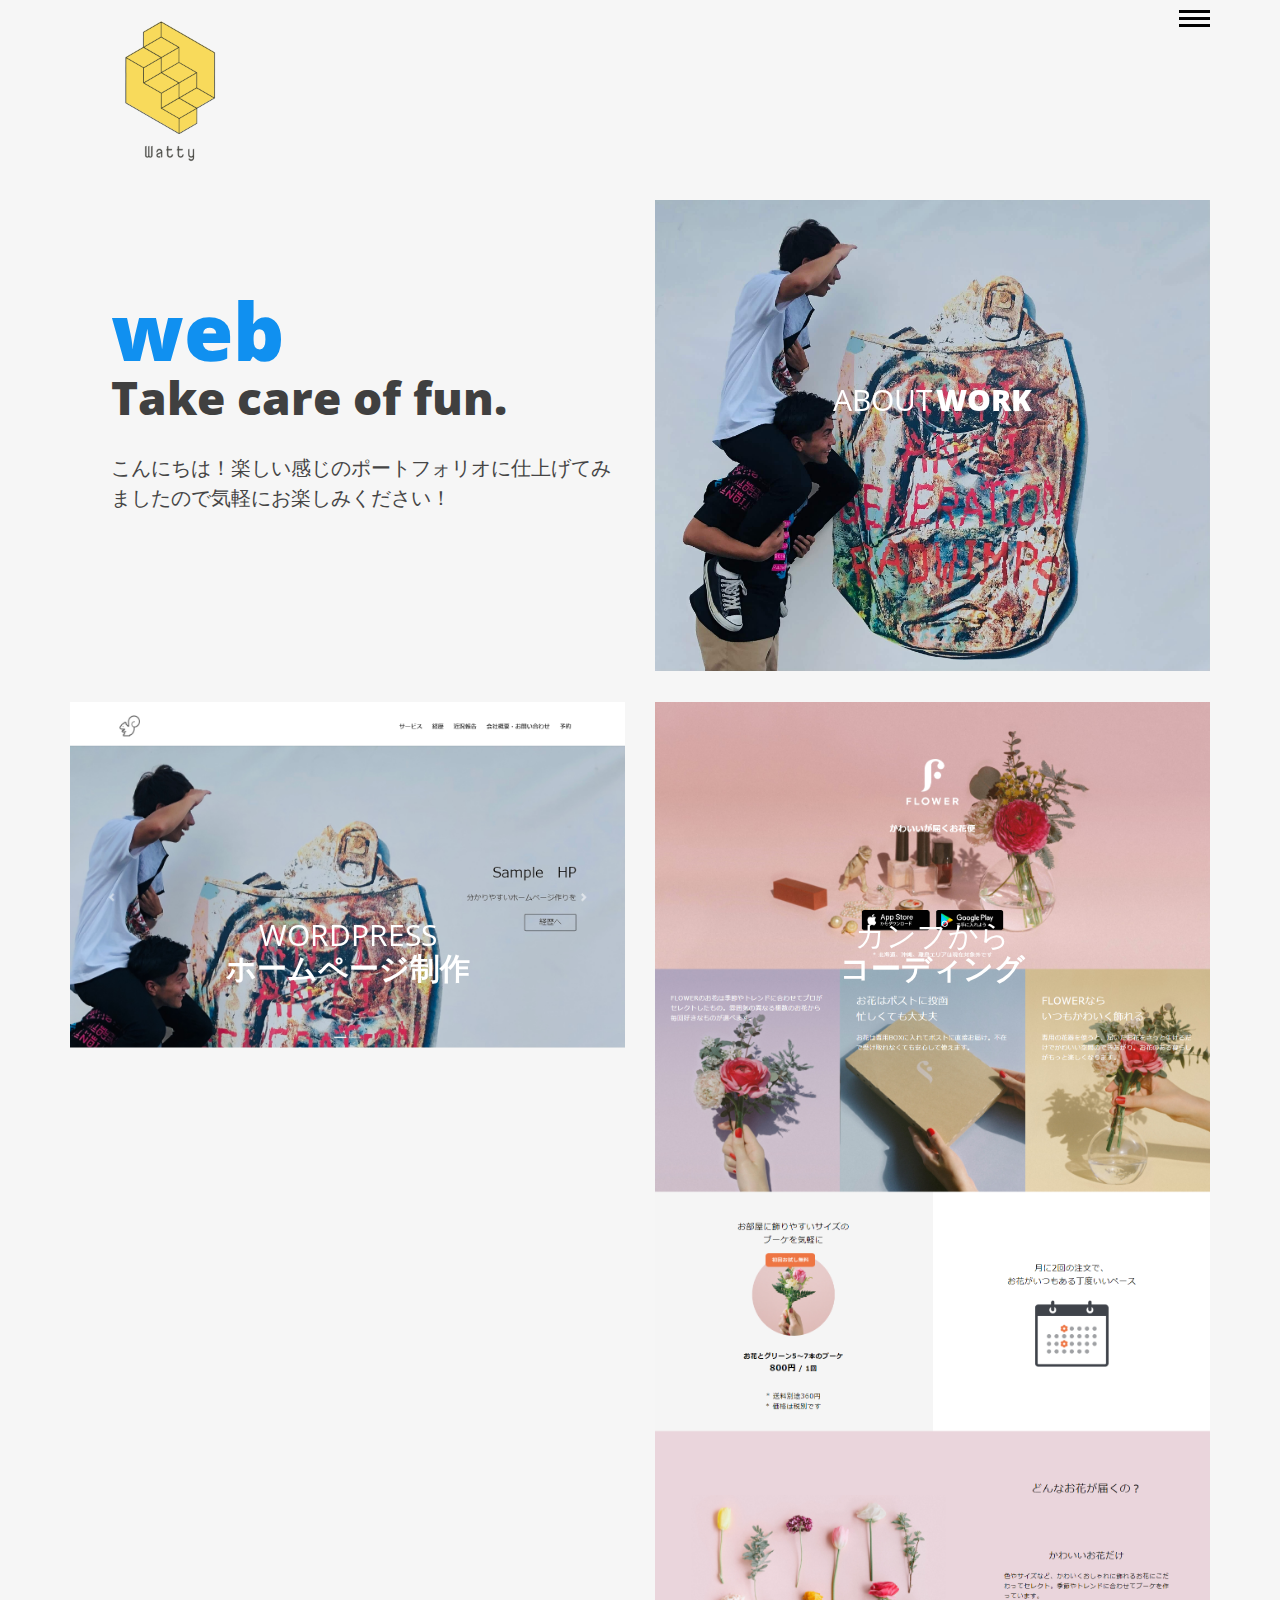
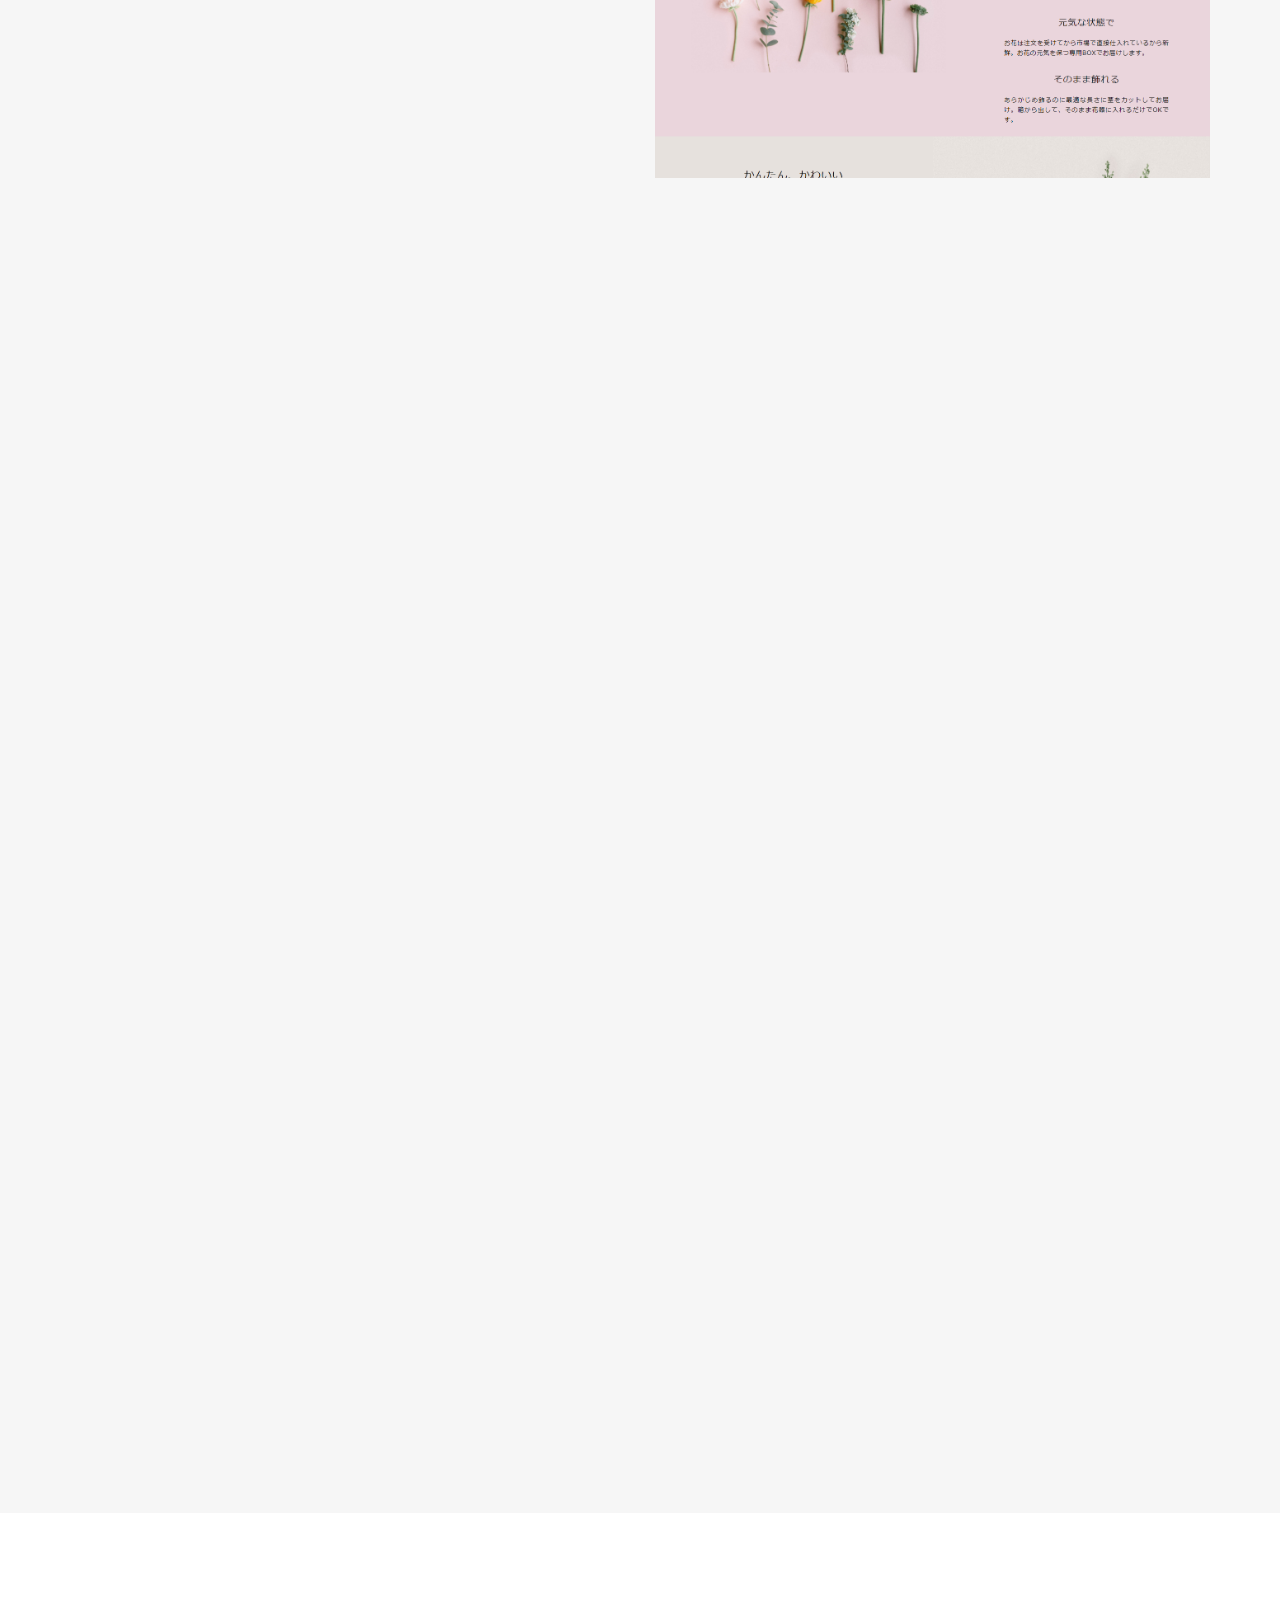
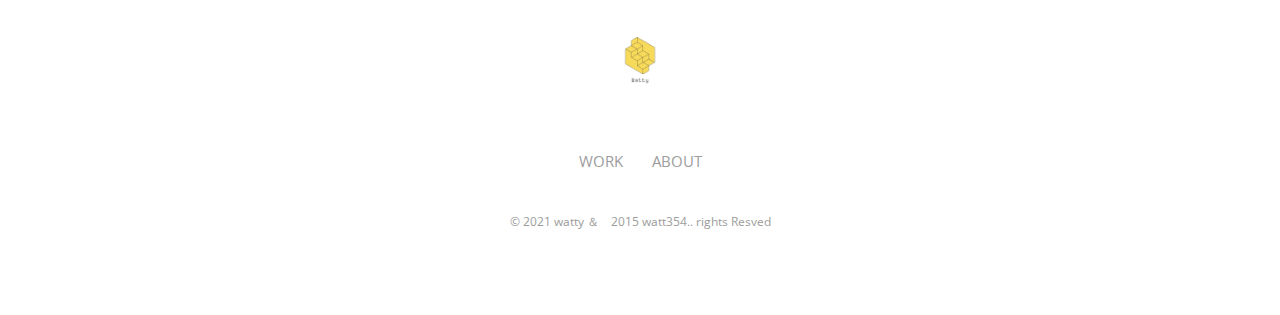
<file: index.html>
<!DOCTYPE HTML>
 <html>

    <head>

    	<meta name="viewport" content="width=device-width, initial-scale=1, maximum-scale=1" />

        <meta charset="utf-8">

        <html lang="ja">

        <!-- Description, Keywords and Author -->

        <meta name="description" content="">

        <meta name="author" content="">

        

        <title>watty354
        </title>

		<link rel="shortcut icon" href="img/favicon.ico" type="image/x-icon">



        <!-- style -->

        <link href="css/style.css" rel="stylesheet" type="text/css">

        <!-- style -->

        <!-- bootstrap -->

        <link href="css/bootstrap.min.css" rel="stylesheet" type="text/css">

        <!-- responsive -->

        <link href="css/responsive.css" rel="stylesheet" type="text/css">

        <!-- font-awesome -->

        <link href="css/font-awesome.min.css" rel="stylesheet" type="text/css">

        <!-- font-awesome -->

        <link href="css/effects/set2.css" rel="stylesheet" type="text/css">

        <link href="css/effects/normalize.css" rel="stylesheet" type="text/css">

        <link href="css/effects/component.css"  rel="stylesheet" type="text/css" >

	</head>



    <body>

    

    	<!-- header -->

        	<header role="header">

                <div class="container">
                    <!-- logo -->
                    
                    <h1>
    
                        <a href="index.html" title="watt354"><img src="img/logo.png" title="watt354" alt="watt354"/></a>
    
                    </h1>

                    <!-- logo -->

                    <!-- nav -->

                    <nav role="header-nav" class="navy">

                        <ul>

                            <li class="nav-active"><a href="index.html" title="Work">Work</a></li>

                            <li><a href="about.html" title="About">About</a></li>

                            <!-- <li><a href="blog.html" title="Blog">Blog</a></li>

                            <li><a href="contact.html" title="Contact">Contact</a></li> -->

                        </ul>

                    </nav>

                    <!-- nav -->

                </div>

            </header>

        <!-- header -->

        <!-- main -->

        <main role="main-home-wrapper" class="container">

        	

            <div class="row">

            

            	<section class="col-xs-12 col-sm-6 col-md-6 col-lg-6 ">

                	<article role="pge-title-content">

                    	<header>

                        	<h2><span>web</span>Take care of fun.</h2>

                        </header>

                        <p>こんにちは！楽しい感じのポートフォリオに仕上げてみましたので気軽にお楽しみください！</p>

                    </article>

                </section>

                

                <section class="col-xs-12 col-sm-6 col-md-6 col-lg-6 grid">

                	<figure class="effect-oscar">

                    	<img src="img/main1.jpeg" alt="" class="img-responsive"/>

                        <figcaption>

                        	<h2>about<span> Work</span></h2>

							<p>行っている仕事内容</p>

							<a href="works-details.html">View more</a>

                        </figcaption>

                    </figure>

                </section>

                

                <div class="clearfix"></div>

                

                <section class="col-xs-12 col-sm-6 col-md-6 col-lg-6 grid">

                	<ul class="grid-lod effect-2" id="grid">

                    	<li>

                        	<figure class="effect-oscar">

                                <img src="img/wordpress-samne.png" alt="" class="img-responsive"/>

                            <figcaption>

                            	

                                    <h2>Wordpress<br><span>ホームページ制作</span></h2>

                                    <p>サンプルのHPを作りました。（詳細はクリック）</p>


                                

                            </figcaption>

                        </figure>

                        </li>

                        

                        <li>

                        	<figure class="effect-oscar">

                                <img src="img/camp-top.png" alt="" class="img-responsive"/>

                            <figcaption>

                                <h2>会社等の<span>架空ホームページ</span></h2>

                                <p>一からコーディングしてます。（詳細はクリック）</p>


                            </figcaption>

                        </figure>

                        </li>

                        <li>

                        	<figure class="effect-oscar">

                            <img src="img/bootstrap- .png" alt="" class="img-responsive"/>

                             <figcaption>

                                <h2>bootstrapでの<span>架空HP作成</span></h2>

                                    <p>bootstrap機能を用いたため1時間で一から作成しました。
                                    </p>


                            </figcaption>

                        </figure>

                        </li>


                    </ul>

                </section>

                

                <section class="col-xs-12 col-sm-6 col-md-6 col-lg-6 grid">

                	<ul class="grid-lod effect-2" id="grid">

                    	<li>

                        	<figure class="effect-oscar">

                                <img src="img/flower-samne.png" alt="" class="img-responsive"/>

                             <figcaption>

                                <h2>カンプから<br><span>コーディング</span></h2>

                                <p>一からコーディングしてます（こちらは架空のサイトです）</p>


                            </figcaption>

                        </figure>

                        </li>

                        <li>

                        	<figure class="effect-oscar">

                            <img src="img/samne-30day.png" alt="" class="img-responsive"/>

                             <figcaption>

                                <h2>シンプル <span>ホームページ</span></h2>

                                <p>初めて一から作ったものです</p>


                            </figcaption>

                        </figure>

                        </li>

                        <li>

                        	<figure class="effect-oscar">

                            <img src="img/english-LP.png" alt="" class="img-responsive"/>

                             <figcaption>

                                <h2><span>LP</span></h2>

                                <p>架空の英語教室をモチーフとしたLPサイトです</p>


                            </figcaption>

                        </figure>

                        </li>


                        </li>

                    </ul>

                </section>

                <div class="clearfix"></div>

            </div>

        </main>

    	<!-- main -->

        <!-- footer -->

        <footer role="footer">

            <!-- logo -->

                <h1>

                    <a href="index.html" title="watt354"><img src="img/logo.png" title="watt354" alt="wattyのロゴ"/></a>

                </h1>

            <!-- logo -->

            <!-- nav -->

            <nav role="footer-nav">

            	<ul>

                	<li><a href="index.html" title="Work">Work</a></li>

                    <li><a href="about.html" title="About">About</a></li>

                    <!-- <li><a href="blog.html" title="Blog">Blog</a></li>

                    <li><a href="contact.html" title="Contact">Contact</a></li> -->

                </ul>

            </nav>

            <!-- nav -->

            <!-- <ul role="social-icons">

            	<li><a href="#"><i class="fa fa-twitter" aria-hidden="true"></i></a></li>




            </ul> -->

            <p class="copy-right">&copy; 2021 watty ＆　2015  watt354.. rights Resved</p>

        </footer>

        <!-- footer -->

    

        <!-- jQuery (necessary for Bootstrap's JavaScript plugins) -->

        <script src="js/jquery.min.js" type="text/javascript"></script>

        <!-- custom -->

		<script src="js/nav.js" type="text/javascript"></script>

        <script src="js/custom.js" type="text/javascript"></script>

        <!-- Include all compiled plugins (below), or include individual files as needed -->

        <script src="js/bootstrap.min.js" type="text/javascript"></script>

        <script src="js/effects/masonry.pkgd.min.js"  type="text/javascript"></script>

		<script src="js/effects/imagesloaded.js"  type="text/javascript"></script>

		<script src="js/effects/classie.js"  type="text/javascript"></script>

		<script src="js/effects/AnimOnScroll.js"  type="text/javascript"></script>

        <script src="js/effects/modernizr.custom.js"></script>

        <!-- jquery.countdown -->

        <script src="js/html5shiv.js" type="text/javascript"></script>

    </body>

</html>
</file>
<file: css/style.css>
/*

	Theme Name: avana LLC

	Template URI: 

	Description: 

	Author:

	Author URI: 

	License: 

	License URI:

	Version: 1.0

	

	1. Body style

	2. Header

	3. Main

	4. Footer

	5. About

	

*/

@import url(https://fonts.googleapis.com/css?family=Open+Sans:400,300,300italic,400italic,600,600italic,700,700italic,800,800italic);

html {

	-ms-text-size-adjust: 100%;

	-webkit-text-size-adjust: 100%;

}

*, *:before, *:after {

	-webkit-box-sizing: border-box;

	-moz-box-sizing: border-box;

	box-sizing: border-box;

}

input, textarea {

	-webkit-appearance: none;

	-webkit-border-radius: 0;

}

button, html input[type="button"],/* 1 */ input[type="reset"], input[type="submit"] {

	-webkit-appearance: button;

	cursor: pointer;

 *overflow:visible;

}

body, img,.commentys-form input[type="text"],.commentys-form input[type="email"],.commentys-form input[type="url"],.commentys-form textarea {

	transition: all .2s linear;

	-o-transition: all .2s linear;

	-moz-transition: all .2s linear;

	-webkit-transition: all .2s linear;

}

html, body, div, span, object, iframe, h1, h2, h3, h4, h5, h6, p, blockquote, pre, abbr, address, cite, code, del, dfn, em, img, ins, kbd, q, samp, small, strong, sub, sup, var, b, i, dl, dt, dd, ol, ul, li, fieldset, form, label, legend, table, caption, tbody, tfoot, thead, tr, th, td, article, aside, canvas, details, figcaption, figure, footer, header, hgroup, menu, nav, section, summary, time, mark, audio, video, input, main {

	-webkit-box-sizing: border-box;

	-moz-box-sizing: border-box;

	box-sizing: border-box;

	margin: 0;

	padding: 0;

	vertical-align: baseline;

	border: 0;

	outline: 0;

}

article, aside, details, figcaption, figure, footer, header, hgroup, menu, nav, section, img, main {

	display: block

}

audio, canvas, video {

	display: inline-block;

 *display:inline;

 *zoom:1

}

blockquote:before, blockquote:after, q:before, q:after {

	content: '';

	content: none;

}

.clear {

	clear: both;

	line-height: 0;

	height: 0;

}

a {

	text-decoration: none;

	outline: none;

	color: #010101;

	transition-delay: 0s;

	transition-duration: 0.6s;

	transition-property: all;

	transition-timing-function: ease;

}

a:focus, img:focus, button:focus, .btn:focus {outline: none;}

::-moz-selection {background-color:#fb5353;color:#fff;text-shadow:none;}

::selection {background-color: #fb5353;color: #fff;text-shadow: none;}

@font-face {font-family: 'Open Sans', sans-serif;}

/*===== Header ===*/
header a img {
	width: 200px;
}

header[role="header"]{ }

header[role="header"] h1{ padding:0; margin:0}

header[role="header"] h1 > a{ max-width:66px; display:block; float:left}

header[role="header"] nav{ padding-top:10px;transition-delay: 0s;

transition-duration: 0.6s;transition-property: all;transition-timing-function: ease;}

header[role="header"] nav ul{ display:none; position: fixed; z-index:60; text-align:center; width:100%; height:100%; top:0; left:0; right:0; background-color:rgba(255,255,255,0.8); padding:0; margin:0; padding-top:199px;}

header[role="header"] nav ul > li{ font-weight:800; font-size:42px; display:block}

header[role="header"] nav ul > li > a{ display:block; line-height:72px; color:#404040}

header[role="header"] nav ul > li:hover a,header[role="header"] nav ul > li.nav-active a{ text-decoration:none; color:#1090F0;}


header[role="header"] nav #menu-button {width: 31px;font-size: 0;float: right;height: 19px;position: relative; z-index:70;

-webkit-transform: rotate(0deg);-moz-transform: rotate(0deg);-o-transform: rotate(0deg);transform: rotate(0deg);-webkit-transition: .5s ease-in-out;-moz-transition: .5s ease-in-out;-o-transition: .5s ease-in-out;transition: .5s ease-in-out;cursor: pointer;}

header[role="header"] nav #menu-button span {display: block;position: absolute;z-index: 60;height: 3px;

width: 100%;background: #111111;opacity: 1;left: 0;

-webkit-transform: rotate(0deg);-moz-transform: rotate(0deg);-o-transform: rotate(0deg);

transform: rotate(0deg);-webkit-transition: .25s ease-in-out;-moz-transition: .25s ease-in-out;-o-transition: .25s ease-in-out;transition: .25s ease-in-out;}

header[role="header"] nav #menu-button span {background: #010101;}

header[role="header"] nav #menu-button span:nth-child(1) {top:0px;}

header[role="header"] nav #menu-button span:nth-child(2) {top:7px;}

header[role="header"] nav #menu-button span:nth-child(3) {top:14px;}

header[role="header"] nav #menu-button.open span:nth-child(1) {top: 10px;

-webkit-transform: rotate(135deg);-moz-transform: rotate(135deg);-o-transform: rotate(135deg);transform: rotate(135deg);}

header[role="header"] nav #menu-button.open span:nth-child(2) {opacity: 0;left: -60px;}

header[role="header"] nav #menu-button.open span:nth-child(3) {top: 10px;

-webkit-transform: rotate(-135deg);-moz-transform: rotate(-135deg);-o-transform: rotate(-135deg);transform: rotate(-135deg);}



/*===== main ===*/
main[role="main-home-wrapper"],main[role="main-inner-wrapper"] { padding-bottom:90px}

main[role="main-home-wrapper"] article[role="pge-title-content"],main[role="main-inner-wrapper"] article[role="pge-title-content"]{ padding-left:41px}

main[role="main-home-wrapper"] article[role="pge-title-content"] header,main[role="main-inner-wrapper"] article[role="pge-title-content"] header{ padding-bottom:19px; padding-top:83px}

main[role="main-home-wrapper"] article[role="pge-title-content"] header h2,main[role="main-inner-wrapper"] article[role="pge-title-content"] header h2{ font-size:46px; line-height:53px; color:#404040; font-weight:800}

main[role="main-home-wrapper"] article[role="pge-title-content"] header h2 span,main[role="main-inner-wrapper"] article[role="pge-title-content"] header h2 span{ display:block; font-size:80px; color:#1090F0; padding-bottom:15px}

main[role="main-home-wrapper"] article[role="pge-title-content"] p,main[role="main-inner-wrapper"] article[role="pge-title-content"] p{ font-size:20px; line-height:30px; color:#454545}

/*===== footer ===*/

footer[role="footer"]{ background-color:#FFF; padding-top:100px; padding-bottom:77px}

footer[role="footer"] > h1 a{ margin:0 auto; display:block; max-width:66px;}

footer[role="footer"] nav{ padding-top:37px; padding-bottom:43px}

footer[role="footer"] nav > ul{ text-align:center; padding:0; margin:0}

footer[role="footer"] nav > ul > li{ display: inline-block; text-transform:uppercase; font-size:15px; margin:0 13px}

footer[role="footer"] nav > ul > li > a{ color:#9d9d9d}

footer[role="footer"] nav > ul > li:hover a{ text-decoration:none; color:#fb5353}

footer[role="footer"] ul[role="social-icons"]{ padding:0; margin:0; text-align:center; padding-bottom:40px;}

footer[role="footer"] ul[role="social-icons"] > li{ display: inline-block; margin:0 6.5px}

footer[role="footer"] ul[role="social-icons"] > li > a{ display:block; width:42px; height:42px; background-color:#bbbbbb; color:#FFF; line-height:42px; font-size:20px; border-radius:100%; text-align:center}

footer[role="footer"] ul[role="social-icons"] > li:hover a{ background-color:#fb5353}

footer[role="footer"] .copy-right{ text-align:center; display:block; font-size:12px; line-height:13px; color:#9c9c9c}

/*===== About ===*/

main[role="main-inner-wrapper"] .about-content{ padding-top:57px; padding-left:70px; padding-right:67px; padding-bottom:58px;}

main[role="main-inner-wrapper"] .about-content p{ font-size:17px; line-height:30px; color:#FFF; padding-bottom:20px; opacity: 1;}

main[role="main-inner-wrapper"] .thumbnails-pan{ padding-top:30px}

main[role="main-inner-wrapper"] .thumbnails-pan section figure{ background-color:#FFF; position:relative; overflow:hidden; cursor:pointer}

main[role="main-inner-wrapper"] .thumbnails-pan section figure,main[role="main-inner-wrapper"] .thumbnails-pan section figure, img,main[role="main-inner-wrapper"] .thumbnails-pan section figure figcaption,section.blog-content figure,section.blog-content figure img,section.blog-content  article{transition-delay: 0s;transition-duration: 0.6s;transition-property: all;transition-timing-function: ease;}

main[role="main-inner-wrapper"] .thumbnails-pan section figure figcaption{ position:absolute; bottom:-70%; left:0; right:0; background-color:#1090F0; margin:0 69px; text-align:center; color:#FFF; padding-top:16px; padding-bottom:27px}

main[role="main-inner-wrapper"] .thumbnails-pan section figure figcaption h3{ font-size:21px; line-height:22px; font-weight:300}

main[role="main-inner-wrapper"] .thumbnails-pan section figure figcaption h5{ text-transform:uppercase; font-size:13px; line-height:14px; font-weight:bold}

main[role="main-inner-wrapper"] .thumbnails-pan section figure:hover,section.blog-content:hover article{ background-color:#1090F0; color:#FFF}

main[role="main-inner-wrapper"] .thumbnails-pan section figure:hover img,section.blog-content:hover figure img{-webkit-transform: scale3d(1.08,1.08,2);transform: scale3d(1.08,1.08,2); opacity:0.5}

main[role="main-inner-wrapper"] .thumbnails-pan section figure:hover figcaption{ bottom:0;}

/* =====編集===== */
img {
	width: 100%;
}

.about-content img {
	box-shadow: 25px 25px 0 #1090F0;

}
.thumbnails-pan h4 {
	text-align: center;
	font-size: 40px;
	margin: 0 auto;
	width: 30%;
	margin-bottom: 20px;
  position: relative;
  padding: 1.5rem 1.5rem calc(1.5rem + 10px);
  border: 2px solid #000;
	background-color: #FFF;
}

.thumbnails-pan h4::after {
  position: absolute;
  bottom: 0;
  left: 0;
  width: 100%;
  height: 10px;
  content: '';
  border-top: 2px solid #000;
  background-image: -webkit-repeating-linear-gradient(135deg, #000, #000 1px, transparent 2px, transparent 5px);
  background-image: repeating-linear-gradient(-45deg, #000, #000 1px, transparent 2px, transparent 5px);
  background-size: 7px 7px;
  -webkit-backface-visibility: hidden;
  backface-visibility: hidden;
}

/*===== Blog ===*/

article[role="pge-title-content"].blog-header{ padding-bottom:218px}

section.blog-content{ margin-bottom:29px}

section.blog-content figure{ overflow:hidden; position:relative;background-color: rgba(255,255,255,0.4); cursor:pointer}

section.blog-content figure .post-date{ text-align:center; color:#FFF; font-weight:800; font-size:14px; line-height:18px; text-transform:uppercase; display:block; background-color:#fb5353; width:130px; height:130px; position:absolute; left:0; top:0; padding-top:41px; z-index:50}

section.blog-content figure .post-date span{ font-size:50px; line-height:35px; display:block}

section.blog-content  article{ font-size:21px; line-height:30px; color:#FFF;  font-weight:800; color:#343434; padding-left:42px; padding-top:33px; padding-bottom:31px;}

section.blog-content:hover figure img{ opacity:0.5}

/*===== Contact ===*/

article[role="pge-title-content"].contact-header{ padding-bottom:218px}

article[role="pge-title-content"].contact-header p a{ color:#343434; padding-right:34px}

article[role="pge-title-content"].contact-header p a:hover{color:#fb5353; text-decoration:none}

.demo-wrapper {width: 100%;margin: 0 auto;height:499px;}

#surabaya {width: 100%;height: 100%;}

.error_message{ color:#e84d49}

#success_page h3,#success_page p{color:#60ca6f }

.contat-from-wrapper{ padding:0 69px; margin-top:108px}

.contat-from-wrapper input[type="text"],.contat-from-wrapper input[type="email"],.contat-from-wrapper textarea{ width:100%; display:block; outline:none; border-bottom:1px solid #bbbbbb; background-color:inherit; color:#404040; font-size:21px; line-height:23px; padding-bottom:24px}

.contat-from-wrapper input[type="text"]:focus,.contat-from-wrapper input[type="email"]:focus,.contat-from-wrapper textarea:focus{ border-bottom-color:#9f9e9e}

.contat-from-wrapper form ::-webkit-input-placeholder { color:#404040; }

.contat-from-wrapper form ::-moz-placeholder { color:#404040; } /* firefox 19+ */

.contat-from-wrapper form :-ms-input-placeholder { color:#404040; } /* ie */

.contat-from-wrapper form input:-moz-placeholder { color:#404040; }

.contat-from-wrapper textarea{ border-bottom:1px solid #bbbbbb; border-left:none; border-right:none; border-top:none; height:77px; margin-top:56px}

.contat-from-wrapper input[type="submit"]{ display:block; border:none; outline:none; width:200px; line-height:60px; text-transform:uppercase; font-size:21px; color:#FFF; font-weight:800; letter-spacing:2px; background-color:#e84d49; margin:41px auto; margin-bottom:0}

.contat-from-wrapper input[type="submit"]:hover{background-color:#f8524e}

/*== Work Details ==*/

.work-details,.blog-details{ padding:0 69px; margin-top:73px}

.work-details header h2{ color:#343434; font-size:36px; font-weight:800}

.work-details header a{ display:inline-block; color:#fb5353; font-size:18px;font-weight:800;padding-top:3px}

.work-details header a i{ color:#0d0d0d; padding-left:10px}

.work-details header a:hover{ color:#0d0d0d; text-decoration:none}

.work-details header a:hover i{ color:#fb5353}

.work-details p{ font-size:16px; color:#666666; line-height:30px; margin-bottom:20px; font-weight:300}

.work-details p strong{ font-weight:800}

.work-images{ margin-top:46px}

.work-images li{ margin-bottom:50px}

/*== Blog Details ==*/

.bog-header { padding-bottom:62px}

.bog-header h3,.comments-pan h3,.commentys-form h4{ color:#404040;font-weight:800; padding-bottom:24px; display:block}

.bog-header h3 span{ color:#fb5353}

.bog-header h2{ font-size:36px; font-weight:normal}

.blog-details .enter-content{ margin-top:62px}

.blog-details .enter-content p{ font-size:16px; line-height:30px; font-weight:300; margin-bottom:23px}

.comments-pan{border-top:2px solid #dedede; padding-top:15px}

.comments-pan h3{border-bottom:2px solid #dedede; padding-bottom:34px; margin-bottom:52px}

.comments-reply,.reply-pan{ padding:0; margin:0; list-style:none}

.comments-reply li{ display:block; border-bottom:2px solid #dedede; overflow:hidden; padding-bottom:51px; margin-bottom:39px}

.comments-reply li figure{ float:left; width:70px; background-color:#000}

.comments-reply li section{ float:left; padding-left:30px; font-size:16px; line-height:30px; font-weight:300; color:#343434;width: 92%;}

.comments-reply li section .date-pan{ font-size:14px; line-height:18px; padding-bottom:25px}

.comments-reply li section h4{font-weight:800; color:#404040; font-size:21px; margin-bottom:6px; margin-top:0}

.comments-reply li section h4 a{ font-size:16px; color:#fb5353;font-weight:400; display:inline-block; padding-left:20px}

.reply-pan{ clear:both; display:block; margin-left:100px;padding-top:39px }

.reply-pan li{ border-bottom:none;border-top:2px solid #dedede; padding-bottom:0; margin-bottom:0;padding-top:38px;}

.commentys-form h4{ font-size:24px}

.commentys-form form{ margin-top:30px}

.commentys-form input[type="text"],.commentys-form input[type="email"],.commentys-form input[type="url"],.commentys-form textarea{ font-size:21px; line-height:22px; color:#404040; padding-bottom:26px; border-bottom:2px solid #bbbbbb; width:100%; display:block; border-left:none; border-right:none; border-top:none; background-color:transparent; outline:none}

.commentys-form textarea{ margin-top:57px}

.commentys-form input[type="text"]:focus,.commentys-form input[type="email"]:focus,.commentys-form input[type="url"]:focus,.commentys-form textarea:focus{ border-bottom-color:#000}

.commentys-form input[type="button"]{ padding:0 36px; text-transform:uppercase; display:inline-block; font-size:21px; line-height:60px; color:#FFF; font-weight: bold; text-align:center; border:none; outline:none; background-color:#fb5353; margin-top:50px}

.commentys-form input[type="button"]:hover{ background-color:#ff5c5c}
</file>
<file: css/responsive.css>
/* md */

@media (min-width: 992px) and (max-width: 1199px) {

	.comments-reply li section{ width:88%}

}

/* sm */

@media (min-width: 768px) and (max-width: 991px) {

	header[role="header"]{ padding:8% 0;}

	header[role="header"] nav ul{ padding-top:10%}

	main[role="main-home-wrapper"] article[role="pge-title-content"],main[role="main-inner-wrapper"] article[role="pge-title-content"]{ padding-left:0}

	main[role="main-home-wrapper"] article[role="pge-title-content"] header,main[role="main-inner-wrapper"] article[role="pge-title-content"] header{ padding-top:0}

	main[role="main-home-wrapper"] article[role="pge-title-content"] header h2,main[role="main-inner-wrapper"] article[role="pge-title-content"] header h2{ font-size:34px}

	main[role="main-home-wrapper"] article p br{ display:none}

	footer[role="footer"]{ padding:30px 0}

	footer[role="footer"] nav{ padding:15px 0}

	main[role="main-inner-wrapper"] .about-content{ padding:5%}

	main[role="main-inner-wrapper"] .thumbnails-pan section figure figcaption{ margin:0 10%}

	section.blog-content figure .post-date{ padding-top:20px; height:100px; width:100px}

	article.contact-header[role="pge-title-content"] p a{padding-right:10px}

	.contat-from-wrapper{ margin-top:10px; padding:0 15px}

	.grid-lod li{ width:100% !important; position:static !important; display:inline-block}

	.grid-lod li img{ width:100%}

	.work-details,.blog-details{ padding:0; margin-top:0}

	.comments-reply li section{ width:88%}

	.thumbnails-pan h4 {
	width: 100%;
	}
}

/* xs */

@media (max-width: 767px) {

	header[role="header"]{ padding:8% 0;}

	header[role="header"] nav ul{ padding-top:10%}

	header[role="header"] nav ul > li{ font-size:30px}

	header[role="header"] nav ul > li > a{ line-height:55px}

	main[role="main-home-wrapper"] article[role="pge-title-content"],main[role="main-inner-wrapper"] article[role="pge-title-content"]{ padding-left:0}

	main[role="main-home-wrapper"] article[role="pge-title-content"] header,main[role="main-inner-wrapper"] article[role="pge-title-content"] header{ padding-top:10px}

	main[role="main-home-wrapper"] article[role="pge-title-content"] header h2,main[role="main-inner-wrapper"] article[role="pge-title-content"] header h2{ font-size:47px}

	main[role="main-home-wrapper"] article[role="pge-title-content"] header h2 span, main[role="main-inner-wrapper"] article[role="pge-title-content"] header h2 span{ font-size:60px;}

	main[role="main-home-wrapper"] article{ padding-bottom:30px}

	main[role="main-home-wrapper"] article p br{ display:none}

	footer[role="footer"]{ padding:40px 0}

	footer[role="footer"] nav{ padding:15px 0}

	main[role="main-inner-wrapper"] .about-content{ padding:5%}

	main[role="main-inner-wrapper"] .thumbnails-pan section figure{ margin-bottom:20px}

	article[role="pge-title-content"].blog-header,article[role="pge-title-content"].contact-header{ padding-bottom:30px}

	section.blog-content figure .post-date{ padding-top:20px; height:100px; width:100px}

	section.blog-content article{ padding:2% 5%; font-size:18px; line-height:24px;font-family: 'proxima_nova_cn_rgregular';}

	article.contact-header[role="pge-title-content"] p a{ font-size:18px; padding-right:10px}

	.contat-from-wrapper{ margin-top:10px; padding:0 15px}

	.contat-from-wrapper input[type="text"], .contat-from-wrapper input[type="email"]{ margin-bottom:20px}

	.contat-from-wrapper textarea{ margin-top:0}

	.work-details,.blog-details{ padding:0; margin-top:0}

	.work-images{ margin-top:0}

	.work-images li{ margin-bottom:0; width:100%}

	.work-images li figcaption h2{ font-size:18px;}

	.grid-lod li{ width:100% !important; position:static !important}

	.bog-header h3, .comments-pan h3, .commentys-form h4{ padding-bottom:0}

	.bog-header h2{ font-size:18px; line-height:26px}

	.bog-header{ padding-bottom:20px}

	.blog-details .enter-content{ margin-top:10px}

	.blog-details .enter-content p,.comments-reply li section{ font-size:14px; line-height:26px}

	.comments-pan h3{ padding-bottom:20px; margin-top:0}

	.comments-reply li section{ float:none; width:auto; padding-left:0}

	.comments-reply li figure{ margin-right:20px}

	.reply-pan{ margin-left:20px}

	.commentys-form input[type="text"], .commentys-form input[type="email"], .commentys-form input[type="url"], .commentys-form textarea{ margin-bottom:20px}

	.commentys-form textarea{ margin-top:0; margin-bottom:0}

	.thumbnails-pan h4 {
		width: 100%;
		}
	
		header a img {
			width: 100px;
		}
		
		
}
</file>
<file: css/effects/set2.css>
.grid {

	position: relative;

	list-style: none; overflow:hidden; 

	text-align: center;

}



/* Common style */

.grid figure {

	position: relative;margin-bottom:31px;

	overflow: hidden;

	min-width: 100%;

	max-width: 100%;

	width:100%;

	height: 100%; min-height:100%;

	background: #3085a3;

	text-align: center;

	cursor: pointer;

}



.grid figure img {

	position: relative;

	display: block;

	min-height: 100%;

	max-width: 100%;

	opacity: 0.8;

}



.grid figure figcaption {

	padding:0;

	color: #fff;

	text-transform: uppercase;

	font-size: 1.25em;

	-webkit-backface-visibility: hidden;

	backface-visibility: hidden;

	line-height:100%;

}

.grid figure figcaption header a{}

.grid figure figcaption::before,

.grid figure figcaption::after {

	pointer-events: none;

}



.grid figure figcaption,

.grid figure figcaption > a {

	position: absolute;

	top: 0;

	left: 0;

	width: 100%;

	height: 100%;

}



/* Anchor will cover the whole item by default */

/* For some effects it will show as a button */

.grid figure figcaption > a {

	z-index: 1000;

	text-indent: 200%;

	white-space: nowrap;

	font-size: 0;

	opacity: 0;

}



.grid figure h2 {

	word-spacing: -0.15em;

	font-weight:400; color:#FFF;

}



.grid figure h2 span {

	font-weight: 800;

}



.grid figure h2,

.grid figure p {

	margin: 0;

}



.grid figure p {

	letter-spacing: 1px;

	font-size:16px; line-height:22px;

}





/* Individual effects */




/*---------------*/

/***** Oscar *****/

/*---------------*/



figure.effect-oscar {

	/*background: -webkit-linear-gradient(45deg, #22682a 0%, #9b4a1b 40%, #3a342a 100%);

	background: linear-gradient(45deg, #22682a 0%,#9b4a1b 40%,#3a342a 100%);*/

	background-color:#3085a3;

}



figure.effect-oscar img {

	opacity: 1;

	-webkit-transition: opacity 0.35s;

	transition: opacity 0.35s;

}



figure.effect-oscar figcaption {

	padding: 4em;

	background-color: rgba(58,52,42,0);

	-webkit-transition: background-color 0.35s;

	transition: background-color 0.35s;

}



figure.effect-oscar figcaption::before {

	position: absolute;

	top: 30px;

	right: 30px;

	bottom: 30px;

	left: 30px;

	border: 1px solid #fff;

	content: '';

}



figure.effect-oscar h2 {

font-weight:400;	margin: 20% 0 10px 0;

	-webkit-transition: -webkit-transform 0.35s;

	transition: transform 0.35s;

	-webkit-transform: translate3d(0,100%,0);

	transform: translate3d(0,100%,0);

}

figure.effect-oscar h2 span{

	font-weight:800

}

figure.effect-oscar figcaption::before,

figure.effect-oscar p {

	font-weight:400;

	opacity: 0;

	-webkit-transition: opacity 0.35s, -webkit-transform 0.35s;

	transition: opacity 0.35s, transform 0.35s;

	-webkit-transform: scale(0);

	transform: scale(0);

}



figure.effect-oscar:hover h2 {

	-webkit-transform: translate3d(0,0,0);

	transform: translate3d(0,0,0);

}



figure.effect-oscar:hover figcaption::before,

figure.effect-oscar:hover p {

	opacity: 1;

	-webkit-transform: scale(1);

	transform: scale(1);

}



figure.effect-oscar:hover figcaption {

	background-color: rgba(58,52,42,0);

}



figure.effect-oscar:hover img {

	opacity: 0.4;

}



@media screen and (max-width: 50em) {

	.content {

		padding: 0 10px;

		text-align: center;

	}

	.grid figure {

		display: inline-block;

		float: none;

		margin: 10px auto;

		width: 100%;

	}

}

@media (min-width: 768px) and (max-width: 991px) {

	figure.effect-oscar figcaption::before{ left:10px; right:10px; top:10px; bottom:10px;}

	figure.effect-oscar figcaption{ padding:0em}

	figure.effect-oscar h2{ font-size:20px;}

	figure.effect-oscar p{ font-size:13px;  padding:2%; display:block; width:90%; margin:0 auto;}

}



@media (max-width: 767px) {

	figure.effect-oscar figcaption::before{ left:10px; right:10px; top:10px; bottom:10px;}

	figure.effect-oscar figcaption{ padding:0em}

	figure.effect-oscar h2{ font-size:15px;}

	figure.effect-oscar p{ font-size:13px;  padding:2%; display:block; width:90%; margin:0 auto;}

}
</file>
<file: css/effects/component.css>
.grid-lod {
	/*max-width: 69em;
	list-style: none;
	margin: 30px auto;
	padding: 0;*/
}

.grid-lod li {
	display: block;
/*	float: left;
	padding: 7px;
	width: 33%;*/
	opacity: 0;
}

.grid-lod li.shown,
.no-js .grid-lod li,
.no-cssanimations .grid-lod li {
	opacity: 1;
}

.grid-lod li a,
.grid-lod li img {
	outline: none;
	border: none;
	display: block;
	max-width: 100%;
}

/* Effect 1: opacity */
.grid-lod.effect-1 li.animate {
	-webkit-animation: fadeIn 0.65s ease forwards;
	animation: fadeIn 0.65s ease forwards;
}

@-webkit-keyframes fadeIn {
	0% { }
	100% { opacity: 1; }
}

@keyframes fadeIn {
	0% { }
	100% { opacity: 1; }
}

/* Effect 2: Move Up */
.grid-lod.effect-2 li.animate {
	-webkit-transform: translateY(200px);
	transform: translateY(200px);
	-webkit-animation: moveUp 0.65s ease forwards;
	animation: moveUp 0.65s ease forwards;
}

@-webkit-keyframes moveUp {
	0% { }
	100% { -webkit-transform: translateY(0); opacity: 1; }
}

@keyframes moveUp {
	0% { }
	100% { -webkit-transform: translateY(0); transform: translateY(0); opacity: 1; }
}

/* Effect 3: Scale up */
.grid-lod.effect-3 li.animate {
	-webkit-transform: scale(0.6);
	transform: scale(0.6);
	-webkit-animation: scaleUp 0.65s ease-in-out forwards;
	animation: scaleUp 0.65s ease-in-out forwards;
}

@-webkit-keyframes scaleUp {
	0% { }
	100% { -webkit-transform: scale(1); opacity: 1; }
}

@keyframes scaleUp {
	0% { }
	100% { -webkit-transform: scale(1); transform: scale(1); opacity: 1; }
}

/* Effect 4: fall perspective */
.grid-lod.effect-4 {
	-webkit-perspective: 1300px;
	perspective: 1300px;
}

.grid-lod.effect-4 li.animate {
	-webkit-transform-style: preserve-3d;
	transform-style: preserve-3d;
	-webkit-transform: translateZ(400px) translateY(300px) rotateX(-90deg);
	transform: translateZ(400px) translateY(300px) rotateX(-90deg);
	-webkit-animation: fallPerspective .8s ease-in-out forwards;
	animation: fallPerspective .8s ease-in-out forwards;
}

@-webkit-keyframes fallPerspective {
	0% { }
	100% { -webkit-transform: translateZ(0px) translateY(0px) rotateX(0deg); opacity: 1; }
}

@keyframes fallPerspective {
	0% { }
	100% { -webkit-transform: translateZ(0px) translateY(0px) rotateX(0deg); transform: translateZ(0px) translateY(0px) rotateX(0deg); opacity: 1; }
}

/* Effect 5: fly (based on http://lab.hakim.se/scroll-effects/ by @hakimel) */
.grid-lod.effect-5 {
	-webkit-perspective: 1300px;
	perspective: 1300px;
}

.grid-lod.effect-5 li.animate {
	-webkit-transform-style: preserve-3d;
	transform-style: preserve-3d;
	-webkit-transform-origin: 50% 50% -300px;
	transform-origin: 50% 50% -300px;
	-webkit-transform: rotateX(-180deg);
	transform: rotateX(-180deg);
	-webkit-animation: fly .8s ease-in-out forwards;
	animation: fly .8s ease-in-out forwards;
}

@-webkit-keyframes fly {
	0% { }
	100% { -webkit-transform: rotateX(0deg); opacity: 1; }
}

@keyframes fly {
	0% { }
	100% { -webkit-transform: rotateX(0deg); transform: rotateX(0deg); opacity: 1; }
}

/* Effect 6: flip (based on http://lab.hakim.se/scroll-effects/ by @hakimel) */
.grid-lod.effect-6 {
	-webkit-perspective: 1300px;
	perspective: 1300px;
}

.grid-lod.effect-6 li.animate {
	-webkit-transform-style: preserve-3d;
	transform-style: preserve-3d;
	-webkit-transform-origin: 0% 0%;
	transform-origin: 0% 0%;
	-webkit-transform: rotateX(-80deg);
	transform: rotateX(-80deg);
	-webkit-animation: flip .8s ease-in-out forwards;
	animation: flip .8s ease-in-out forwards;
}

@-webkit-keyframes flip {
	0% { }
	100% { -webkit-transform: rotateX(0deg); opacity: 1; }
}

@keyframes flip {
	0% { }
	100% { -webkit-transform: rotateX(0deg); transform: rotateX(0deg); opacity: 1; }
}

/* Effect 7: helix (based on http://lab.hakim.se/scroll-effects/ by @hakimel) */
.grid-lod.effect-7 {
	-webkit-perspective: 1300px;
	perspective: 1300px;
}

.grid-lod.effect-7 li.animate {
	-webkit-transform-style: preserve-3d;
	transform-style: preserve-3d;
	-webkit-transform: rotateY(-180deg);
	transform: rotateY(-180deg);
	-webkit-animation: helix .8s ease-in-out forwards;
	animation: helix .8s ease-in-out forwards;
}

@-webkit-keyframes helix {
	0% { }
	100% { -webkit-transform: rotateY(0deg); opacity: 1; }
}

@keyframes helix {
	0% { }
	100% { -webkit-transform: rotateY(0deg); transform: rotateY(0deg); opacity: 1; }
}

/* Effect 8:  */
.grid-lod.effect-8 {
	-webkit-perspective: 1300px;
	perspective: 1300px;
}

.grid-lod.effect-8 li.animate {
	-webkit-transform-style: preserve-3d;
	transform-style: preserve-3d;
	-webkit-transform: scale(0.4);
	transform: scale(0.4);
	-webkit-animation: popUp .8s ease-in forwards;
	animation: popUp .8s ease-in forwards;
}

@-webkit-keyframes popUp {
	0% { }
	70% { -webkit-transform: scale(1.1); opacity: .8; -webkit-animation-timing-function: ease-out; }
	100% { -webkit-transform: scale(1); opacity: 1; }
}

@keyframes popUp {
	0% { }
	70% { -webkit-transform: scale(1.1); transform: scale(1.1); opacity: .8; -webkit-animation-timing-function: ease-out; animation-timing-function: ease-out; }
	100% { -webkit-transform: scale(1); transform: scale(1); opacity: 1; }
}

@media screen and (max-width: 900px) {
	.grid-lod li {
		width: 50%;
	}
}

@media screen and (max-width: 400px) {
	.grid-lod li {
		width: 100%;
	}
}
</file>
